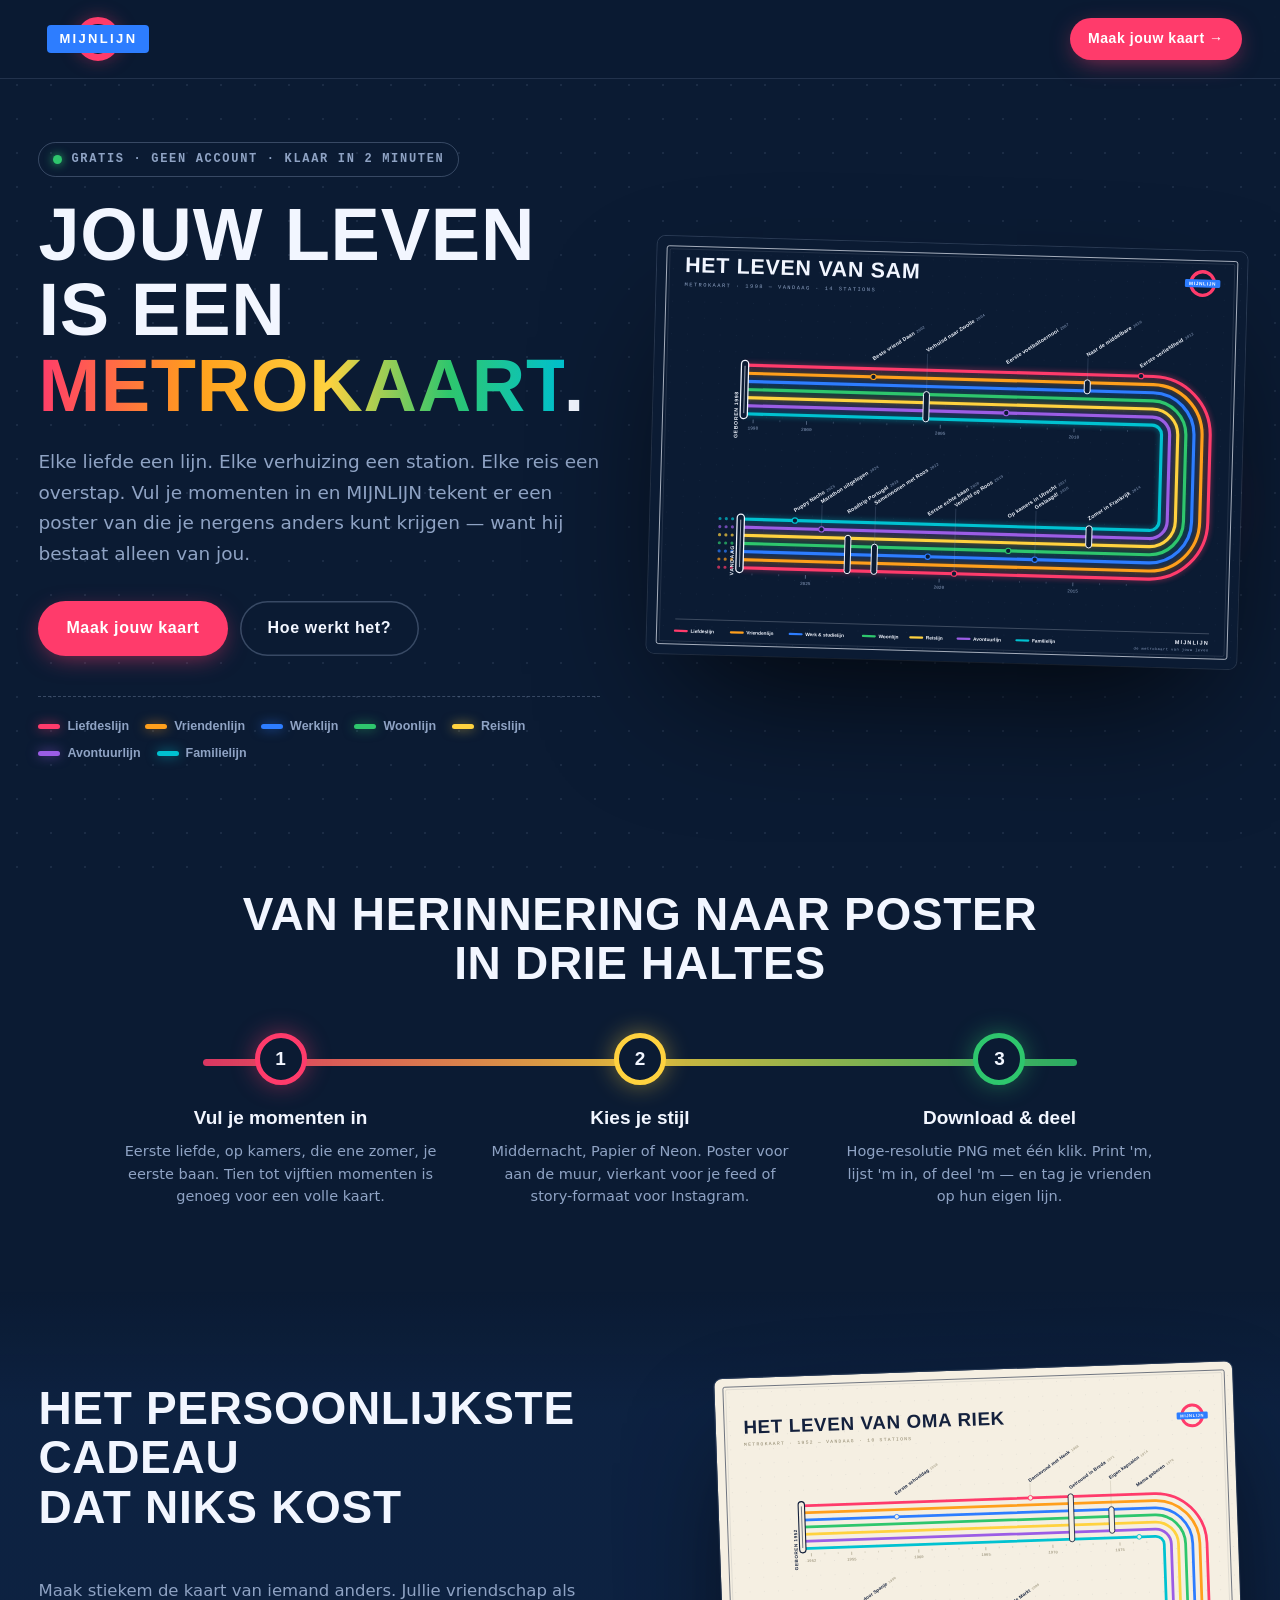
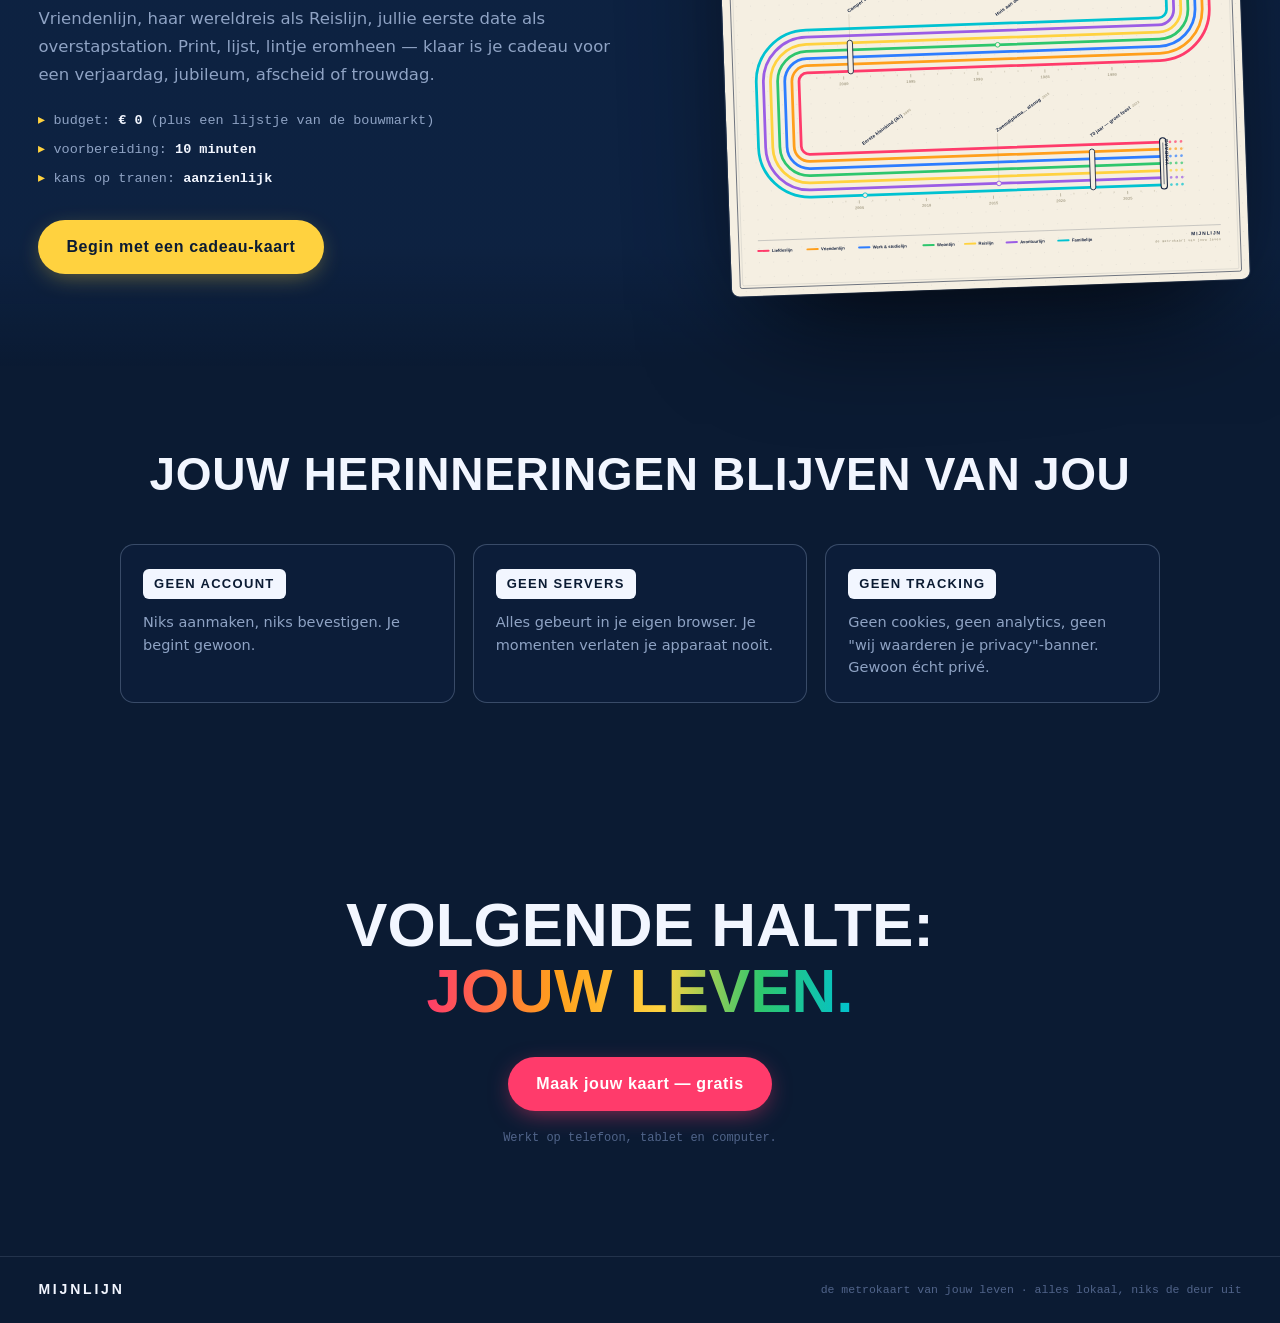
<file: index.html>
<!doctype html>
<html lang="nl">
<head>
  <meta charset="utf-8" />
  <meta name="viewport" content="width=device-width, initial-scale=1" />
  <title>MIJNLIJN — jouw leven als metrokaart</title>
  <meta name="description" content="Elke liefde een lijn. Elke verhuizing een station. Maak van jouw leven een prachtige metrokaart-poster — gratis, in je browser, zonder account." />
  <meta property="og:title" content="MIJNLIJN — jouw leven als metrokaart" />
  <meta property="og:description" content="Elke liefde een lijn. Elke verhuizing een station. Maak jouw levenskaart in 2 minuten." />
  <meta property="og:image" content="og.png" />
  <meta property="og:type" content="website" />
  <meta name="twitter:card" content="summary_large_image" />
  <link rel="icon" href="data:image/svg+xml,%3Csvg xmlns='http://www.w3.org/2000/svg' viewBox='0 0 32 32'%3E%3Ccircle cx='16' cy='16' r='13' fill='none' stroke='%23FF3B6B' stroke-width='5'/%3E%3Crect x='4' y='13' width='24' height='6' rx='2' fill='%232D7DFF'/%3E%3C/svg%3E" />
  <link rel="manifest" href="manifest.webmanifest" />
  <meta name="theme-color" content="#0B1B33" />
  <link rel="stylesheet" href="css/stijl.css" />
  <link rel="stylesheet" href="css/thuis.css" />
</head>
<body class="thuis-body">

  <!-- ══════════ NAV ══════════ -->
  <header class="topnav">
    <a class="logo" href="index.html">
      <span class="logo-roundel" aria-hidden="true"><i></i><b>MIJNLIJN</b></span>
    </a>
    <a class="knop knop-rood" href="maak.html">Maak jouw kaart →</a>
  </header>

  <!-- ══════════ HERO ══════════ -->
  <section class="held">
    <div class="held-tekst">
      <p class="held-kicker"><span class="kicker-bol"></span>Gratis · geen account · klaar in 2 minuten</p>
      <h1 class="held-titel">
        Jouw leven is een<br /><span class="glans">metrokaart</span>.
      </h1>
      <p class="held-sub">
        Elke liefde een lijn. Elke verhuizing een station. Elke reis een
        overstap. Vul je momenten in en MIJNLIJN tekent er een poster van
        die je nergens anders kunt krijgen — want hij bestaat alleen van jou.
      </p>
      <div class="held-acties">
        <a class="knop knop-rood knop-groot" href="maak.html">Maak jouw kaart</a>
        <a class="knop knop-stil knop-groot" href="#hoe">Hoe werkt het?</a>
      </div>
      <ul class="held-lijnen" aria-hidden="true">
        <li style="--c:#FF3B6B">Liefdeslijn</li>
        <li style="--c:#FF9F1C">Vriendenlijn</li>
        <li style="--c:#2D7DFF">Werklijn</li>
        <li style="--c:#2EC66D">Woonlijn</li>
        <li style="--c:#FFD23F">Reislijn</li>
        <li style="--c:#9B5DE5">Avontuurlijn</li>
        <li style="--c:#00C2D1">Familielijn</li>
      </ul>
    </div>

    <div class="held-poster" aria-hidden="true">
      <div class="held-poster-vel" id="held-poster"></div>
    </div>
  </section>

  <!-- ══════════ HOE ══════════ -->
  <section class="deel" id="hoe">
    <h2 class="deel-titel">Van herinnering naar poster<br />in drie haltes</h2>

    <div class="haltes">
      <div class="halte-spoor" aria-hidden="true"></div>
      <article class="halte-stap">
        <span class="halte-bol" style="--c:#FF3B6B">1</span>
        <h3>Vul je momenten in</h3>
        <p>Eerste liefde, op kamers, die ene zomer, je eerste baan. Tien tot vijftien momenten is genoeg voor een volle kaart.</p>
      </article>
      <article class="halte-stap">
        <span class="halte-bol" style="--c:#FFD23F">2</span>
        <h3>Kies je stijl</h3>
        <p>Middernacht, Papier of Neon. Poster voor aan de muur, vierkant voor je feed of story-formaat voor Instagram.</p>
      </article>
      <article class="halte-stap">
        <span class="halte-bol" style="--c:#2EC66D">3</span>
        <h3>Download &amp; deel</h3>
        <p>Hoge-resolutie PNG met één klik. Print 'm, lijst 'm in, of deel 'm — en tag je vrienden op hun eigen lijn.</p>
      </article>
    </div>
  </section>

  <!-- ══════════ CADEAU ══════════ -->
  <section class="deel deel-accent">
    <div class="cadeau">
      <div class="cadeau-tekst">
        <h2 class="deel-titel deel-titel-links">Het persoonlijkste cadeau<br />dat niks kost</h2>
        <p>
          Maak stiekem de kaart van iemand anders. Jullie vriendschap als
          Vriendenlijn, haar wereldreis als Reislijn, jullie eerste date als
          overstapstation. Print, lijst, lintje eromheen — klaar is je cadeau
          voor een verjaardag, jubileum, afscheid of trouwdag.
        </p>
        <ul class="cadeau-lijst">
          <li>budget: <strong>€ 0</strong> (plus een lijstje van de bouwmarkt)</li>
          <li>voorbereiding: <strong>10 minuten</strong></li>
          <li>kans op tranen: <strong>aanzienlijk</strong></li>
        </ul>
        <a class="knop knop-geel knop-groot" href="maak.html">Begin met een cadeau-kaart</a>
      </div>
      <div class="cadeau-poster" aria-hidden="true">
        <div class="cadeau-poster-vel" id="cadeau-poster"></div>
      </div>
    </div>
  </section>

  <!-- ══════════ PRIVACY ══════════ -->
  <section class="deel">
    <h2 class="deel-titel">Jouw herinneringen blijven van jou</h2>
    <div class="privé">
      <div class="privé-item">
        <span class="privé-bord">Geen account</span>
        <p>Niks aanmaken, niks bevestigen. Je begint gewoon.</p>
      </div>
      <div class="privé-item">
        <span class="privé-bord">Geen servers</span>
        <p>Alles gebeurt in je eigen browser. Je momenten verlaten je apparaat nooit.</p>
      </div>
      <div class="privé-item">
        <span class="privé-bord">Geen tracking</span>
        <p>Geen cookies, geen analytics, geen "wij waarderen je privacy"-banner. Gewoon écht privé.</p>
      </div>
    </div>
  </section>

  <!-- ══════════ SLOT ══════════ -->
  <section class="slotdeel">
    <h2 class="slot-titel">Volgende halte:<br /><span class="glans">jouw leven.</span></h2>
    <a class="knop knop-rood knop-groot" href="maak.html">Maak jouw kaart — gratis</a>
    <p class="slot-noot">Werkt op telefoon, tablet en computer.</p>
  </section>

  <footer class="voet">
    <span class="voet-merk">MIJNLIJN</span>
    <span class="voet-tekst">de metrokaart van jouw leven · alles lokaal, niks de deur uit</span>
  </footer>

  <script src="js/kaart.js"></script>
  <script>
    /* Demo-posters live renderen, zodat de landingspagina zelf al laat zien wat je krijgt */
    (function () {
      const demo = {
        naam: "Sam",
        geboortejaar: 1998,
        momenten: [
          { jaar: 2002, titel: "Beste vriend Daan", lijnen: ["vrienden"] },
          { jaar: 2004, titel: "Verhuisd naar Zwolle", lijnen: ["wonen", "familie"] },
          { jaar: 2007, titel: "Eerste voetbaltoernooi", lijnen: ["avontuur"] },
          { jaar: 2010, titel: "Naar de middelbare", lijnen: ["werk", "vrienden"] },
          { jaar: 2012, titel: "Eerste verliefdheid", lijnen: ["liefde"] },
          { jaar: 2014, titel: "Zomer in Frankrijk", lijnen: ["reizen", "familie"] },
          { jaar: 2016, titel: "Geslaagd!", lijnen: ["werk"] },
          { jaar: 2017, titel: "Op kamers in Utrecht", lijnen: ["wonen"] },
          { jaar: 2019, titel: "Verliefd op Roos", lijnen: ["liefde"] },
          { jaar: 2020, titel: "Eerste echte baan", lijnen: ["werk"] },
          { jaar: 2022, titel: "Samenwonen met Roos", lijnen: ["liefde", "wonen"] },
          { jaar: 2023, titel: "Roadtrip Portugal", lijnen: ["reizen", "liefde"] },
          { jaar: 2024, titel: "Marathon uitgelopen", lijnen: ["avontuur"] },
          { jaar: 2025, titel: "Puppy Nacho", lijnen: ["familie"] },
        ],
      };
      document.getElementById("held-poster").innerHTML =
        MIJNLIJN.tekenSVG(demo, { thema: "middernacht", formaat: "poster" });
      const oma = {
        naam: "Oma Riek",
        geboortejaar: 1952,
        momenten: [
          { jaar: 1958, titel: "Eerste schooldag", lijnen: ["werk"] },
          { jaar: 1968, titel: "Dansavond met Henk", lijnen: ["liefde"] },
          { jaar: 1971, titel: "Getrouwd in Breda", lijnen: ["liefde", "familie"] },
          { jaar: 1974, titel: "Eigen kapsalon", lijnen: ["werk", "avontuur"] },
          { jaar: 1976, titel: "Mama geboren", lijnen: ["familie"] },
          { jaar: 1988, titel: "Huis aan de Markt", lijnen: ["wonen"] },
          { jaar: 1999, titel: "Camper door Spanje", lijnen: ["reizen", "liefde"] },
          { jaar: 2005, titel: "Eerste kleinkind (ik!)", lijnen: ["familie"] },
          { jaar: 2015, titel: "Zwemdiploma... alsnog", lijnen: ["avontuur"] },
          { jaar: 2022, titel: "70 jaar — groot feest", lijnen: ["familie", "vrienden"] },
        ],
      };
      document.getElementById("cadeau-poster").innerHTML =
        MIJNLIJN.tekenSVG(oma, { thema: "papier", formaat: "vierkant" });
    })();
  </script>
  <script>
    if ("serviceWorker" in navigator) {
      navigator.serviceWorker.register("sw.js").catch(() => {});
    }
  </script>
</body>
</html>
</file>
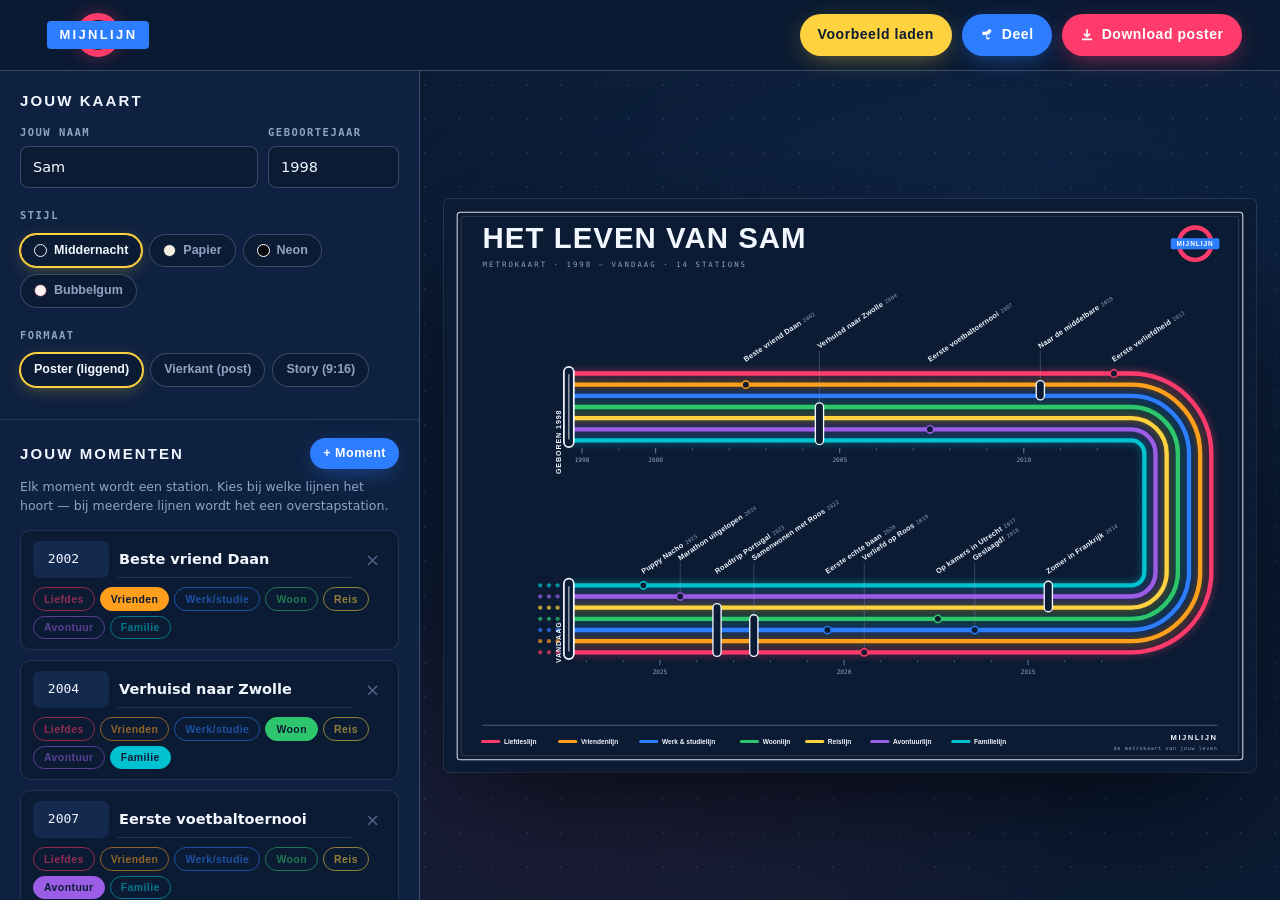
<file: maak.html>
<!doctype html>
<html lang="nl">
<head>
  <meta charset="utf-8" />
  <meta name="viewport" content="width=device-width, initial-scale=1" />
  <title>MIJNLIJN Studio — maak de metrokaart van jouw leven</title>
  <meta name="description" content="Vul je levensmomenten in en download jouw leven als prachtige metrokaart-poster. Gratis, zonder account, alles blijft op je eigen apparaat." />
  <link rel="icon" href="data:image/svg+xml,%3Csvg xmlns='http://www.w3.org/2000/svg' viewBox='0 0 32 32'%3E%3Ccircle cx='16' cy='16' r='13' fill='none' stroke='%23FF3B6B' stroke-width='5'/%3E%3Crect x='4' y='13' width='24' height='6' rx='2' fill='%232D7DFF'/%3E%3C/svg%3E" />
  <link rel="manifest" href="manifest.webmanifest" />
  <meta name="theme-color" content="#0B1B33" />
  <link rel="stylesheet" href="css/stijl.css" />
  <link rel="stylesheet" href="css/maak.css" />
</head>
<body class="maak-body">

  <header class="balk">
    <a class="logo" href="index.html" title="Naar de startpagina">
      <span class="logo-roundel" aria-hidden="true"><i></i><b>MIJNLIJN</b></span>
    </a>
    <div class="balk-acties">
      <button class="knop knop-geel" id="knop-voorbeeld">Voorbeeld laden</button>
      <button class="knop knop-blauw" id="knop-deel" hidden>
        <svg width="14" height="14" viewBox="0 0 16 16" fill="none" aria-hidden="true"><path d="M11 5.5a2 2 0 1 0-1.9-2.6L5.8 4.6a2 2 0 1 0 0 2.9l3.3 1.6A2 2 0 1 0 11 10.5a2 2 0 0 0-1.4.6L6.4 9.5a2 2 0 0 0 0-1l3.2-1.6c.36.37.86.6 1.4.6z" fill="currentColor"/></svg>
        Deel
      </button>
      <button class="knop knop-rood" id="knop-download">
        <svg width="14" height="14" viewBox="0 0 16 16" fill="none" aria-hidden="true"><path d="M8 2v8m0 0L5 7m3 3l3-3M3 13h10" stroke="currentColor" stroke-width="1.8" stroke-linecap="round" stroke-linejoin="round"/></svg>
        Download poster
      </button>
    </div>
  </header>

  <main class="werkvlak">

    <!-- ── Instellingen & momenten ── -->
    <aside class="zijkant">
      <section class="blok">
        <h2 class="bloktitel">Jouw kaart</h2>
        <div class="veldrij">
          <label class="veld"><span class="veldlabel">Jouw naam</span>
            <input id="in-naam" placeholder="Sam" maxlength="24" autocomplete="given-name" /></label>
          <label class="veld veld-smal"><span class="veldlabel">Geboortejaar</span>
            <input id="in-jaar" type="number" min="1930" max="2024" placeholder="1998" /></label>
        </div>

        <span class="veldlabel">Stijl</span>
        <div class="chips" id="thema-chips"></div>

        <span class="veldlabel">Formaat</span>
        <div class="chips" id="formaat-chips"></div>
      </section>

      <section class="blok blok-groei">
        <div class="bloktitel-rij">
          <h2 class="bloktitel">Jouw momenten</h2>
          <button class="knop knop-klein knop-blauw" id="knop-moment">+ Moment</button>
        </div>
        <p class="hint">Elk moment wordt een station. Kies bij welke lijnen het hoort — bij meerdere lijnen wordt het een overstapstation.</p>
        <div class="momenten" id="momenten"></div>
      </section>

      <section class="blok blok-voet">
        <button class="knop knop-stil knop-klein" id="knop-svg">Download SVG</button>
        <button class="knop knop-stil knop-klein" id="knop-wissen">Alles wissen</button>
      </section>
    </aside>

    <!-- ── Live poster ── -->
    <section class="podium" id="podium">
      <div class="poster-houder" id="poster-houder"></div>
    </section>
  </main>

  <div class="toast" id="toast" role="status" aria-live="polite"></div>

  <script src="js/kaart.js"></script>
  <script src="js/maak.js"></script>
  <script>
    if ("serviceWorker" in navigator) {
      navigator.serviceWorker.register("sw.js").catch(() => {});
    }
  </script>
</body>
</html>
</file>
<file: css/stijl.css>
/* ============================================================
   MIJNLIJN — stijl.css
   Gedeelde ontwerptokens + basiscomponenten.
   Identiteit: nachtelijk vervoersnetwerk — diep marineblauw,
   felle lijnkleuren, geometrische koppen, mono-details.
   ============================================================ */

:root {
  /* Nacht-palet */
  --nacht: #0b1b33;
  --nacht-2: #0e2140;
  --nacht-3: #13294d;
  --wit: #f2f6ff;
  --zacht: #8fa3c4;
  --vaag: #51648a;

  /* Lijnkleuren */
  --rood: #ff3b6b;
  --oranje: #ff9f1c;
  --blauw: #2d7dff;
  --groen: #2ec66d;
  --geel: #ffd23f;
  --paars: #9b5de5;
  --cyaan: #00c2d1;

  --lijn: rgba(143, 163, 196, 0.18);
  --lijn-sterk: rgba(143, 163, 196, 0.34);

  --kop: "Futura", "Avenir Next", "Century Gothic", "Trebuchet MS", sans-serif;
  --mono: ui-monospace, "SF Mono", "Cascadia Mono", Menlo, Consolas, monospace;
  --sans: system-ui, -apple-system, "Segoe UI", Roboto, sans-serif;

  --radius: 10px;
  --gutter: clamp(16px, 3vw, 40px);
}

*,
*::before,
*::after { box-sizing: border-box; }

body {
  margin: 0;
  background: var(--nacht);
  color: var(--wit);
  font-family: var(--sans);
  font-size: 16px;
  line-height: 1.55;
  -webkit-font-smoothing: antialiased;
}

/* Puntraster-achtergrond, als een stratenplan bij nacht */
body::before {
  content: "";
  position: fixed;
  inset: 0;
  background-image: radial-gradient(rgba(143, 163, 196, 0.13) 1px, transparent 1.4px);
  background-size: 34px 34px;
  pointer-events: none;
  z-index: 0;
}

body > * { position: relative; z-index: 1; }

img, svg { display: block; max-width: 100%; }
button, input, select, textarea { font: inherit; color: inherit; }

::selection { background: var(--rood); color: #fff; }

/* ── Logo (roundel in CSS) ── */
.logo { text-decoration: none; display: inline-flex; }

.logo-roundel {
  position: relative;
  display: grid;
  place-items: center;
  width: 120px;
  height: 50px;
}

.logo-roundel i {
  position: absolute;
  width: 44px;
  height: 44px;
  border: 7px solid var(--rood);
  border-radius: 50%;
  left: 50%;
  top: 50%;
  transform: translate(-50%, -50%);
  box-shadow: 0 0 18px rgba(255, 59, 107, 0.35);
}

.logo-roundel b {
  position: relative;
  background: var(--blauw);
  color: #fff;
  font-family: var(--kop);
  font-weight: 800;
  font-size: 13px;
  letter-spacing: 0.18em;
  padding: 4px 12px;
  border-radius: 4px;
}

/* ── Knoppen: metrobord-stijl ── */
.knop {
  display: inline-flex;
  align-items: center;
  gap: 8px;
  padding: 10px 18px;
  border: none;
  border-radius: 999px;
  background: var(--nacht-3);
  color: var(--wit);
  font-family: var(--kop);
  font-weight: 700;
  font-size: 14px;
  letter-spacing: 0.04em;
  cursor: pointer;
  text-decoration: none;
  box-shadow: inset 0 0 0 1.5px var(--lijn-sterk);
  transition: transform 0.1s ease, box-shadow 0.1s ease, background 0.1s ease;
  white-space: nowrap;
}

.knop:hover { transform: translateY(-1px); box-shadow: inset 0 0 0 1.5px var(--wit); }
.knop:active { transform: translateY(1px); }

.knop-rood { background: var(--rood); color: #fff; box-shadow: 0 6px 24px -6px rgba(255, 59, 107, 0.6); }
.knop-rood:hover { box-shadow: 0 8px 28px -6px rgba(255, 59, 107, 0.8); }
.knop-blauw { background: var(--blauw); color: #fff; box-shadow: 0 6px 24px -6px rgba(45, 125, 255, 0.55); }
.knop-blauw:hover { box-shadow: 0 8px 28px -6px rgba(45, 125, 255, 0.75); }
.knop-geel { background: var(--geel); color: var(--nacht); box-shadow: 0 6px 24px -6px rgba(255, 210, 63, 0.45); }
.knop-geel:hover { box-shadow: 0 8px 28px -6px rgba(255, 210, 63, 0.65); }
.knop-stil { background: transparent; }
.knop-klein { padding: 6px 13px; font-size: 12.5px; }
.knop-groot { padding: 15px 28px; font-size: 16px; }

/* ── Toast ── */
.toast {
  position: fixed;
  left: 50%;
  bottom: 26px;
  transform: translateX(-50%) translateY(20px);
  background: var(--wit);
  color: var(--nacht);
  font-family: var(--kop);
  font-weight: 700;
  font-size: 13.5px;
  padding: 11px 20px;
  border-radius: 999px;
  box-shadow: 0 16px 50px rgba(0, 0, 0, 0.5);
  opacity: 0;
  pointer-events: none;
  transition: opacity 0.2s ease, transform 0.2s ease;
  z-index: 100;
}

.toast.zichtbaar { opacity: 1; transform: translateX(-50%) translateY(0); }
</file>
<file: css/thuis.css>
/* ============================================================
   MIJNLIJN — thuis.css
   De landingspagina: nachtnetwerk-esthetiek, grote koppen,
   levende demo-posters.
   ============================================================ */

.thuis-body { overflow-x: hidden; }

/* ── Nav ── */
.topnav {
  display: flex;
  align-items: center;
  justify-content: space-between;
  gap: 16px;
  padding: 14px var(--gutter);
  position: sticky;
  top: 0;
  z-index: 50;
  background: rgba(11, 27, 51, 0.8);
  backdrop-filter: blur(10px);
  border-bottom: 1px solid var(--lijn);
}

/* ── Held ── */
.held {
  display: grid;
  grid-template-columns: minmax(0, 1fr) minmax(0, 1.05fr);
  gap: clamp(24px, 4vw, 64px);
  align-items: center;
  max-width: 1280px;
  margin: 0 auto;
  padding: clamp(40px, 7vh, 90px) var(--gutter) clamp(30px, 5vh, 60px);
}

.held-kicker {
  display: inline-flex;
  align-items: center;
  gap: 9px;
  margin: 0 0 20px;
  font-family: var(--mono);
  font-size: 12px;
  font-weight: 600;
  letter-spacing: 0.14em;
  text-transform: uppercase;
  color: var(--zacht);
  border: 1px solid var(--lijn-sterk);
  border-radius: 999px;
  padding: 7px 14px;
}

.kicker-bol {
  width: 9px;
  height: 9px;
  border-radius: 50%;
  background: var(--groen);
  box-shadow: 0 0 10px var(--groen);
  animation: puls 2.2s ease-in-out infinite;
}

@keyframes puls {
  50% { opacity: 0.4; }
}

.held-titel {
  margin: 0;
  font-family: var(--kop);
  font-weight: 800;
  font-size: clamp(40px, 6vw, 74px);
  line-height: 1.02;
  letter-spacing: 0.01em;
  text-transform: uppercase;
}

.glans {
  background: linear-gradient(92deg, var(--rood), var(--oranje) 30%, var(--geel) 55%, var(--groen) 78%, var(--cyaan));
  -webkit-background-clip: text;
  background-clip: text;
  color: transparent;
}

.held-sub {
  margin: 24px 0 0;
  font-size: clamp(16px, 1.5vw, 18.5px);
  line-height: 1.65;
  color: var(--zacht);
  max-width: 54ch;
}

.held-acties { display: flex; gap: 12px; margin-top: 32px; flex-wrap: wrap; }

.held-lijnen {
  list-style: none;
  display: flex;
  flex-wrap: wrap;
  gap: 8px 16px;
  margin: 40px 0 0;
  padding: 20px 0 0;
  border-top: 1px dashed var(--lijn-sterk);
}

.held-lijnen li {
  display: inline-flex;
  align-items: center;
  gap: 7px;
  font-family: var(--kop);
  font-weight: 600;
  font-size: 12.5px;
  color: var(--zacht);
}

.held-lijnen li::before {
  content: "";
  width: 22px;
  height: 5px;
  border-radius: 3px;
  background: var(--c);
  box-shadow: 0 0 12px color-mix(in srgb, var(--c) 60%, transparent);
}

/* Demo-poster in de held */
.held-poster { position: relative; }

.held-poster::before {
  content: "";
  position: absolute;
  inset: -12%;
  background:
    radial-gradient(45% 45% at 50% 45%, rgba(45, 125, 255, 0.22), transparent 70%),
    radial-gradient(35% 35% at 70% 60%, rgba(255, 59, 107, 0.16), transparent 70%);
  filter: blur(6px);
  z-index: -1;
}

.held-poster-vel {
  transform: rotate(1.6deg);
  transition: transform 0.3s ease;
}

.held-poster:hover .held-poster-vel { transform: rotate(0.4deg) scale(1.01); }

.held-poster-vel svg {
  width: 100%;
  height: auto;
  border-radius: 8px;
  box-shadow:
    0 60px 140px -40px rgba(0, 0, 0, 0.85),
    0 0 0 1px rgba(143, 163, 196, 0.25);
}

/* ── Delen ── */
.deel {
  padding: clamp(56px, 9vh, 110px) var(--gutter);
  max-width: 1280px;
  margin: 0 auto;
}

.deel-accent {
  max-width: none;
  background: linear-gradient(180deg, transparent, rgba(45, 125, 255, 0.07) 18%, rgba(45, 125, 255, 0.07) 82%, transparent);
}

.deel-titel {
  margin: 0 0 44px;
  font-family: var(--kop);
  font-weight: 800;
  font-size: clamp(28px, 3.6vw, 46px);
  line-height: 1.08;
  text-transform: uppercase;
  letter-spacing: 0.015em;
  text-align: center;
}

.deel-titel-links { text-align: left; }

/* ── Haltes (hoe het werkt) ── */
.haltes {
  position: relative;
  display: grid;
  grid-template-columns: repeat(3, 1fr);
  gap: clamp(18px, 3vw, 40px);
  max-width: 1040px;
  margin: 0 auto;
}

.halte-spoor {
  position: absolute;
  top: 26px;
  left: 8%;
  right: 8%;
  height: 7px;
  border-radius: 4px;
  background: linear-gradient(90deg, #ff3b6b, #ffd23f 50%, #2ec66d);
  opacity: 0.85;
}

.halte-stap { text-align: center; padding-top: 0; }

.halte-bol {
  position: relative;
  display: inline-grid;
  place-items: center;
  width: 52px;
  height: 52px;
  border-radius: 50%;
  background: var(--nacht);
  border: 5px solid var(--c);
  font-family: var(--kop);
  font-weight: 800;
  font-size: 19px;
  margin-bottom: 18px;
  box-shadow: 0 0 24px color-mix(in srgb, var(--c) 45%, transparent);
}

.halte-stap h3 {
  margin: 0 0 8px;
  font-family: var(--kop);
  font-size: 19px;
  font-weight: 700;
}

.halte-stap p { margin: 0 auto; font-size: 14.5px; color: var(--zacht); max-width: 34ch; }

/* ── Cadeau ── */
.cadeau {
  display: grid;
  grid-template-columns: minmax(0, 1.1fr) minmax(0, 0.9fr);
  gap: clamp(28px, 4vw, 70px);
  align-items: center;
  max-width: 1280px;
  margin: 0 auto;
}

.cadeau-tekst p { color: var(--zacht); font-size: 16.5px; line-height: 1.7; max-width: 56ch; }

.cadeau-lijst {
  list-style: none;
  padding: 0;
  margin: 22px 0 30px;
  display: flex;
  flex-direction: column;
  gap: 8px;
  font-family: var(--mono);
  font-size: 13.5px;
  color: var(--zacht);
}

.cadeau-lijst li::before { content: "▸ "; color: var(--geel); }
.cadeau-lijst strong { color: var(--wit); }

.cadeau-poster-vel { transform: rotate(-2deg); }

.cadeau-poster-vel svg {
  width: 100%;
  height: auto;
  border-radius: 8px;
  box-shadow: 0 50px 120px -35px rgba(0, 0, 0, 0.85), 0 0 0 1px rgba(143, 163, 196, 0.2);
}

/* ── Privacy ── */
.privé {
  display: grid;
  grid-template-columns: repeat(auto-fit, minmax(240px, 1fr));
  gap: 18px;
  max-width: 1040px;
  margin: 0 auto;
}

.privé-item {
  border: 1.5px solid var(--lijn-sterk);
  border-radius: 14px;
  padding: 24px 22px;
  background: rgba(14, 33, 64, 0.5);
}

.privé-bord {
  display: inline-block;
  font-family: var(--kop);
  font-weight: 800;
  font-size: 13px;
  letter-spacing: 0.1em;
  text-transform: uppercase;
  background: var(--wit);
  color: var(--nacht);
  border-radius: 6px;
  padding: 5px 11px;
  margin-bottom: 12px;
}

.privé-item p { margin: 0; font-size: 14.5px; color: var(--zacht); }

/* ── Slot ── */
.slotdeel {
  text-align: center;
  padding: clamp(70px, 12vh, 140px) var(--gutter);
}

.slot-titel {
  margin: 0 0 34px;
  font-family: var(--kop);
  font-weight: 800;
  font-size: clamp(34px, 5vw, 62px);
  line-height: 1.05;
  text-transform: uppercase;
}

.slot-noot { margin: 18px 0 0; font-family: var(--mono); font-size: 12px; color: var(--vaag); }

/* ── Voet ── */
.voet {
  display: flex;
  align-items: center;
  justify-content: space-between;
  gap: 14px;
  flex-wrap: wrap;
  padding: 22px var(--gutter);
  border-top: 1px solid var(--lijn);
}

.voet-merk { font-family: var(--kop); font-weight: 800; letter-spacing: 0.2em; font-size: 14px; }
.voet-tekst { font-family: var(--mono); font-size: 11.5px; color: var(--vaag); }

/* ── Responsief ── */
@media (max-width: 900px) {
  .held { grid-template-columns: 1fr; }
  .held-poster { max-width: 560px; }
  .cadeau { grid-template-columns: 1fr; }
  .cadeau-poster { max-width: 440px; margin: 0 auto; }
  .haltes { grid-template-columns: 1fr; gap: 28px; }
  .halte-spoor { display: none; }
}

@media (prefers-reduced-motion: reduce) {
  .kicker-bol { animation: none; }
  * { transition: none !important; }
}
</file>
<file: css/maak.css>
/* ============================================================
   MIJNLIJN — maak.css
   De studio: zijkant met instellingen/momenten, podium met poster.
   ============================================================ */

.maak-body {
  height: 100vh;
  height: 100dvh;
  display: flex;
  flex-direction: column;
  overflow: hidden;
}

/* ── Bovenbalk ── */
.balk {
  display: flex;
  align-items: center;
  justify-content: space-between;
  gap: 16px;
  padding: 10px var(--gutter);
  border-bottom: 1.5px solid var(--lijn-sterk);
  background: rgba(11, 27, 51, 0.85);
  backdrop-filter: blur(8px);
}

.balk-acties { display: flex; gap: 10px; }

/* ── Werkvlak ── */
.werkvlak {
  flex: 1;
  display: grid;
  grid-template-columns: minmax(340px, 420px) 1fr;
  min-height: 0;
}

/* ── Zijkant ── */
.zijkant {
  display: flex;
  flex-direction: column;
  border-right: 1.5px solid var(--lijn-sterk);
  background: var(--nacht-2);
  min-height: 0;
  overflow-y: auto;
}

.blok { padding: 18px 20px; border-bottom: 1px solid var(--lijn); }
.blok-groei { flex: 1; }
.blok-voet { display: flex; gap: 8px; border-bottom: none; }

.bloktitel {
  margin: 0 0 12px;
  font-family: var(--kop);
  font-size: 15px;
  font-weight: 800;
  letter-spacing: 0.14em;
  text-transform: uppercase;
}

.bloktitel-rij {
  display: flex;
  align-items: center;
  justify-content: space-between;
  margin-bottom: 8px;
}

.bloktitel-rij .bloktitel { margin: 0; }

.hint { margin: 0 0 14px; font-size: 12.5px; color: var(--zacht); }

.veldrij { display: flex; gap: 10px; margin-bottom: 14px; }
.veld { flex: 1; display: flex; flex-direction: column; gap: 5px; min-width: 0; }
.veld-smal { flex: 0.55; }

.veldlabel {
  font-family: var(--mono);
  font-size: 10.5px;
  font-weight: 600;
  letter-spacing: 0.14em;
  text-transform: uppercase;
  color: var(--zacht);
}

.veld input {
  background: var(--nacht);
  border: 1.5px solid var(--lijn-sterk);
  border-radius: 8px;
  padding: 9px 12px;
  font-size: 14.5px;
  width: 100%;
}

.veld input:focus {
  outline: none;
  border-color: var(--blauw);
  box-shadow: 0 0 0 3px rgba(45, 125, 255, 0.25);
}

/* Chips */
.chips { display: flex; gap: 7px; flex-wrap: wrap; margin: 7px 0 14px; }

.chip {
  display: inline-flex;
  align-items: center;
  gap: 7px;
  background: var(--nacht);
  border: 1.5px solid var(--lijn-sterk);
  border-radius: 999px;
  padding: 6px 13px;
  font-family: var(--kop);
  font-weight: 600;
  font-size: 12.5px;
  cursor: pointer;
  color: var(--zacht);
}

.chip:hover { color: var(--wit); }

.chip.actief {
  border-color: var(--geel);
  color: var(--wit);
  box-shadow: 0 0 0 1px var(--geel), 0 4px 18px -4px rgba(255, 210, 63, 0.4);
}

.chip-bol { width: 13px; height: 13px; border-radius: 50%; border: 1.5px solid; }

/* ── Momenten ── */
.momenten { display: flex; flex-direction: column; gap: 10px; }

.moment {
  background: var(--nacht);
  border: 1.5px solid var(--lijn);
  border-radius: var(--radius);
  padding: 10px 12px;
}

.moment:focus-within { border-color: var(--lijn-sterk); }

.moment-boven { display: flex; gap: 8px; align-items: center; }

.moment-jaar {
  width: 76px;
  background: var(--nacht-3);
  border: 1.5px solid transparent;
  border-radius: 7px;
  padding: 7px 8px;
  font-family: var(--mono);
  font-size: 13px;
  text-align: center;
}

.moment-titel {
  flex: 1;
  min-width: 0;
  background: transparent;
  border: none;
  border-bottom: 1.5px solid var(--lijn);
  padding: 7px 2px;
  font-size: 14.5px;
  font-weight: 600;
}

.moment-jaar:focus, .moment-titel:focus { outline: none; border-color: var(--blauw); }

.moment-weg {
  border: none;
  background: none;
  color: var(--vaag);
  font-size: 18px;
  cursor: pointer;
  padding: 2px 6px;
  border-radius: 6px;
  line-height: 1;
}

.moment-weg:hover { color: var(--rood); background: rgba(255, 59, 107, 0.12); }

.moment-lijnen { display: flex; flex-wrap: wrap; gap: 5px; margin-top: 9px; }

.lijnknop {
  border: 1.5px solid var(--lk);
  color: var(--lk);
  background: transparent;
  border-radius: 999px;
  padding: 2.5px 10px;
  font-family: var(--kop);
  font-weight: 700;
  font-size: 10.5px;
  letter-spacing: 0.04em;
  cursor: pointer;
  opacity: 0.55;
  transition: opacity 0.1s ease, background 0.1s ease, color 0.1s ease;
}

.lijnknop:hover { opacity: 1; }

.lijnknop.aan {
  background: var(--lk);
  color: var(--nacht);
  opacity: 1;
}

.leeg { color: var(--zacht); font-size: 13.5px; font-style: italic; }

/* ── Podium ── */
.podium {
  display: grid;
  place-items: center;
  min-height: 0;
  overflow: auto;
  padding: 24px;
  background:
    radial-gradient(1200px 600px at 70% 20%, rgba(45, 125, 255, 0.10), transparent 60%),
    radial-gradient(900px 500px at 20% 90%, rgba(255, 59, 107, 0.08), transparent 60%);
}

.poster-houder svg {
  box-shadow: 0 40px 120px -30px rgba(0, 0, 0, 0.8), 0 0 0 1px rgba(143, 163, 196, 0.2);
  border-radius: 6px;
  height: auto;
}

/* ── Responsief ── */
@media (max-width: 980px) {
  .maak-body { overflow: auto; height: auto; }
  .werkvlak { grid-template-columns: 1fr; }
  .zijkant { border-right: none; border-bottom: 1.5px solid var(--lijn-sterk); overflow: visible; }
  .podium { min-height: 70vh; }
}
</file>
